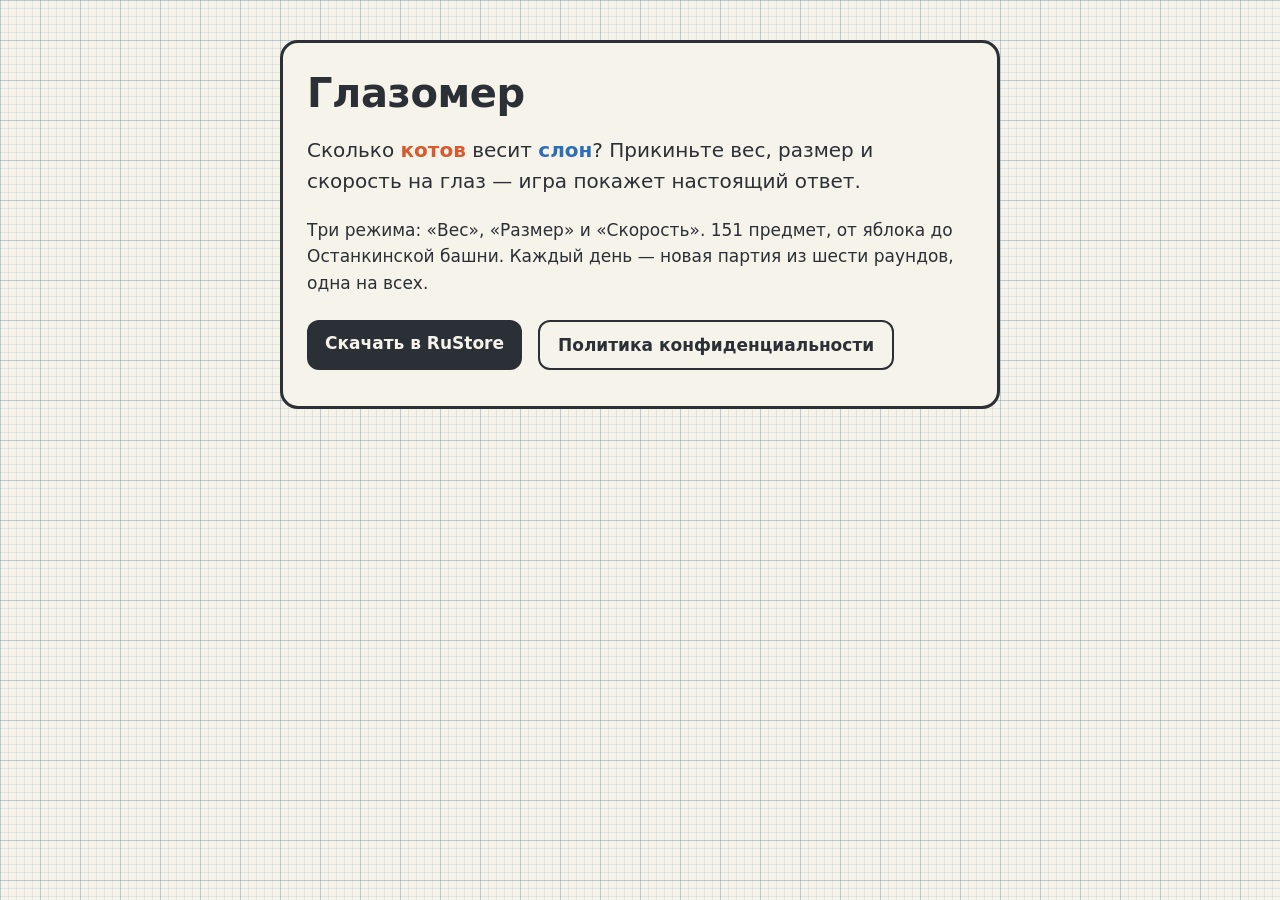
<file: index.html>
<!doctype html>
<html lang="ru">
<head>
  <meta charset="utf-8">
  <meta name="viewport" content="width=device-width, initial-scale=1">
  <title>Глазомер</title>
  <meta name="description" content="«Глазомер» — игра на чувство веса, размера и скорости.">
  <link rel="stylesheet" href="style.css">
</head>
<body>
  <main>
    <h1>Глазомер</h1>
    <p class="lead">Сколько <span class="guess">котов</span> весит <span class="ref">слон</span>? Прикиньте вес, размер и скорость на глаз — игра покажет настоящий ответ.</p>
    <p>Три режима: «Вес», «Размер» и «Скорость». 151 предмет, от яблока до Останкинской башни. Каждый день — новая партия из шести раундов, одна на всех.</p>
    <nav>
      <a class="button" href="https://www.rustore.ru/catalog/app/ru.lexlord.glazomer">Скачать в RuStore</a>
      <a class="button light" href="privacy.html">Политика конфиденциальности</a>
    </nav>
  </main>
</body>
</html>
</file>
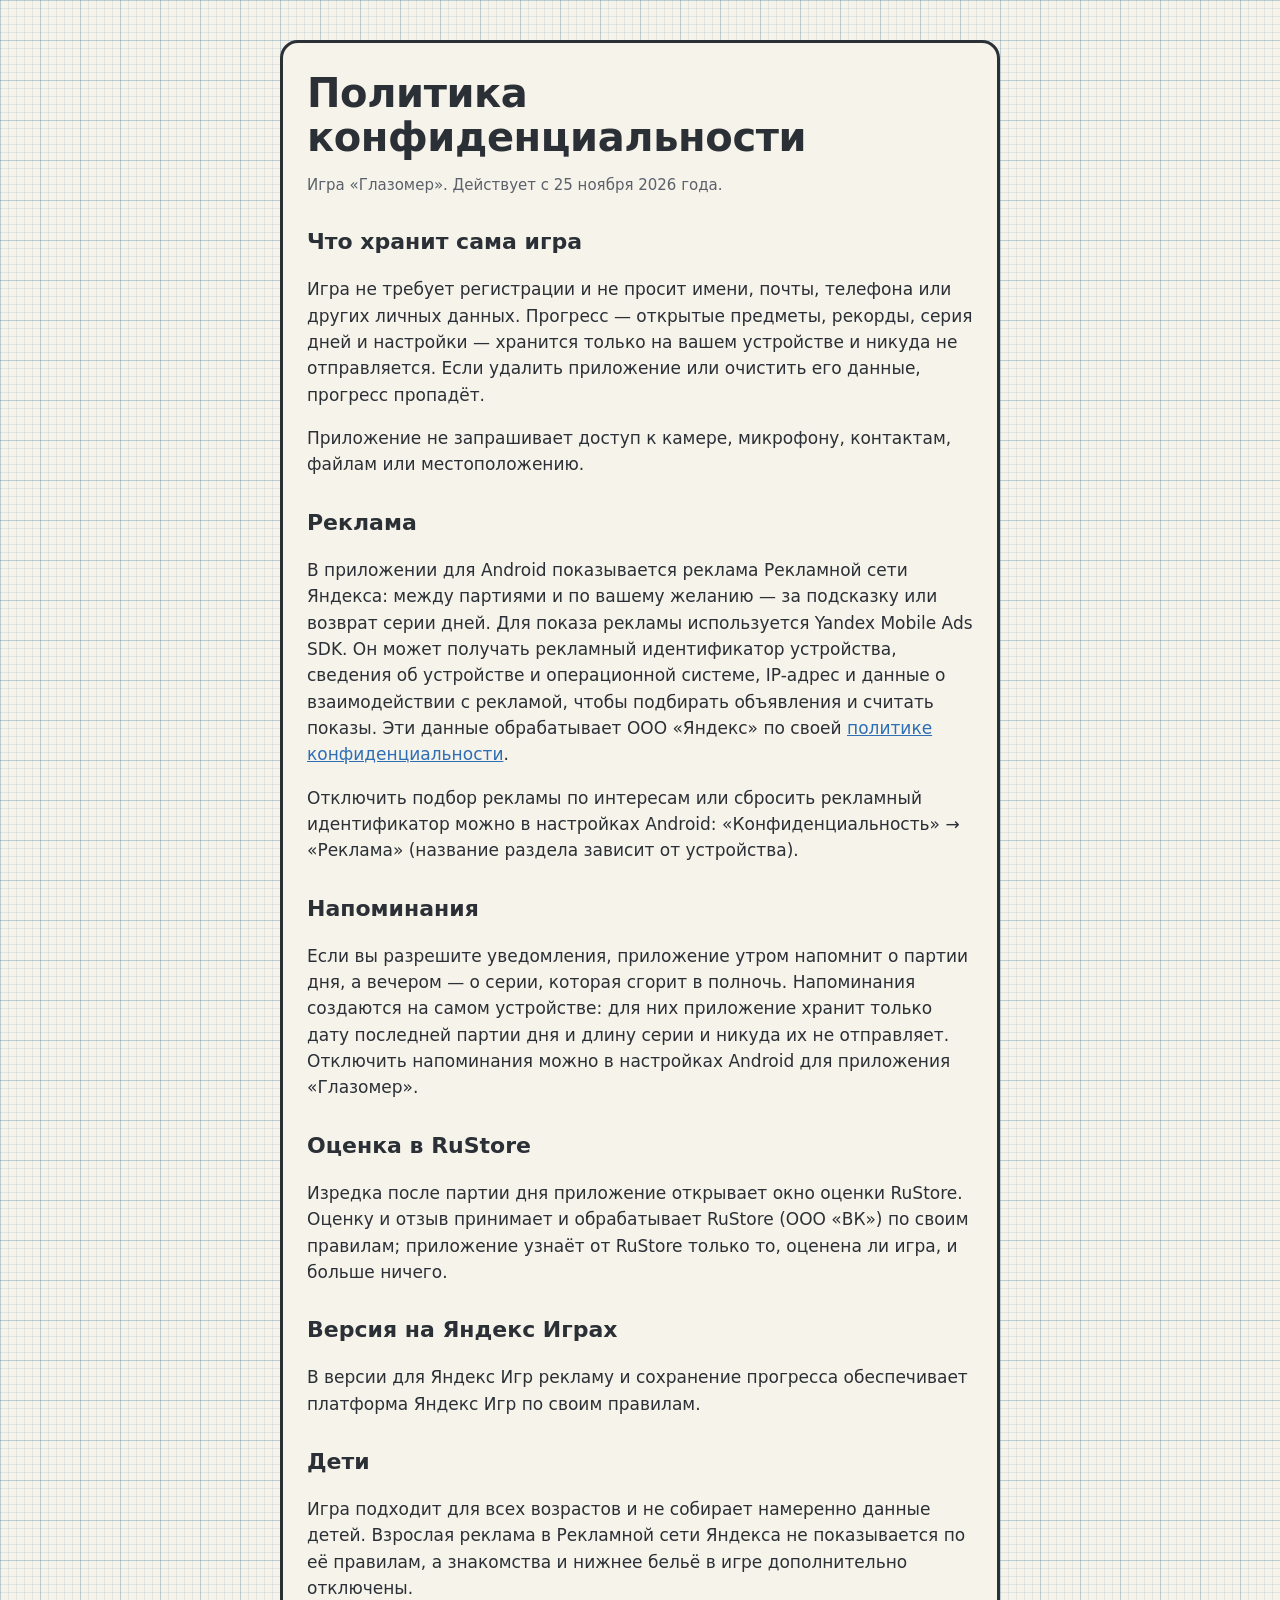
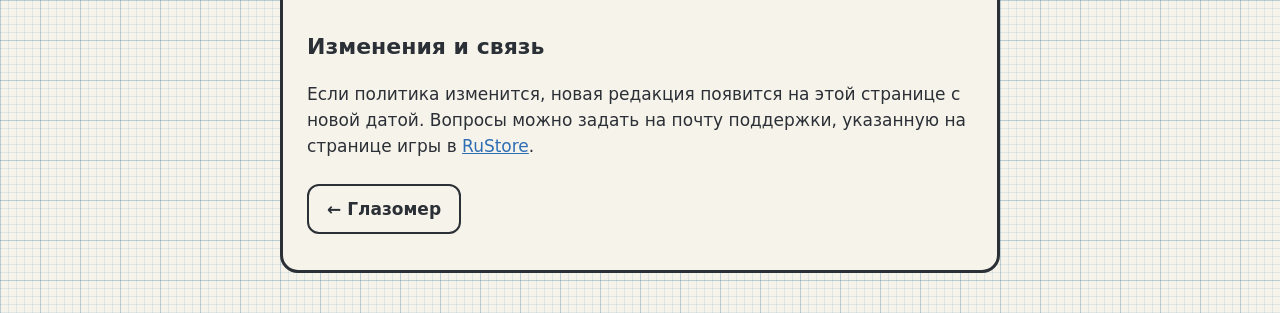
<file: privacy.html>
<!doctype html>
<html lang="ru">
<head>
  <meta charset="utf-8">
  <meta name="viewport" content="width=device-width, initial-scale=1">
  <title>Политика конфиденциальности — Глазомер</title>
  <link rel="stylesheet" href="style.css">
</head>
<body>
  <main>
    <h1>Политика конфиденциальности</h1>
    <p class="muted">Игра «Глазомер». Действует с 25 ноября 2026 года.</p>

    <h2>Что хранит сама игра</h2>
    <p>Игра не требует регистрации и не просит имени, почты, телефона или других личных данных. Прогресс — открытые предметы, рекорды, серия дней и настройки — хранится только на вашем устройстве и никуда не отправляется. Если удалить приложение или очистить его данные, прогресс пропадёт.</p>
    <p>Приложение не запрашивает доступ к камере, микрофону, контактам, файлам или местоположению.</p>

    <h2>Реклама</h2>
    <p>В приложении для Android показывается реклама Рекламной сети Яндекса: между партиями и по вашему желанию — за подсказку или возврат серии дней. Для показа рекламы используется Yandex Mobile Ads SDK. Он может получать рекламный идентификатор устройства, сведения об устройстве и операционной системе, IP-адрес и данные о взаимодействии с рекламой, чтобы подбирать объявления и считать показы. Эти данные обрабатывает ООО «Яндекс» по своей <a href="https://yandex.ru/legal/confidential/">политике конфиденциальности</a>.</p>
    <p>Отключить подбор рекламы по интересам или сбросить рекламный идентификатор можно в настройках Android: «Конфиденциальность» → «Реклама» (название раздела зависит от устройства).</p>

    <h2>Напоминания</h2>
    <p>Если вы разрешите уведомления, приложение утром напомнит о партии дня, а вечером — о серии, которая сгорит в полночь. Напоминания создаются на самом устройстве: для них приложение хранит только дату последней партии дня и длину серии и никуда их не отправляет. Отключить напоминания можно в настройках Android для приложения «Глазомер».</p>

    <h2>Оценка в RuStore</h2>
    <p>Изредка после партии дня приложение открывает окно оценки RuStore. Оценку и отзыв принимает и обрабатывает RuStore (ООО «ВК») по своим правилам; приложение узнаёт от RuStore только то, оценена ли игра, и больше ничего.</p>

    <h2>Версия на Яндекс Играх</h2>
    <p>В версии для Яндекс Игр рекламу и сохранение прогресса обеспечивает платформа Яндекс Игр по своим правилам.</p>

    <h2>Дети</h2>
    <p>Игра подходит для всех возрастов и не собирает намеренно данные детей. Взрослая реклама в Рекламной сети Яндекса не показывается по её правилам, а знакомства и нижнее бельё в игре дополнительно отключены.</p>

    <h2>Изменения и связь</h2>
    <p>Если политика изменится, новая редакция появится на этой странице с новой датой. Вопросы можно задать на почту поддержки, указанную на странице игры в <a href="https://www.rustore.ru/catalog/app/ru.lexlord.glazomer">RuStore</a>.</p>

    <nav><a class="button light" href="./">← Глазомер</a></nav>
  </main>
</body>
</html>
</file>
<file: style.css>
:root {
  --paper: #f6f3ea;
  --grid: rgba(46, 110, 150, 0.10);
  --grid-major: rgba(46, 110, 150, 0.22);
  --ink: #2b2f36;
  --ink-soft: #5b616b;
  --ref: #2e6eb5;
  --guess: #d85a30;
}

* { box-sizing: border-box; }

html { color-scheme: light; }

body {
  margin: 0;
  color: var(--ink);
  font: 17px/1.55 system-ui, -apple-system, "Segoe UI", Roboto, sans-serif;
  background-color: var(--paper);
  background-image:
    linear-gradient(var(--grid-major) 1px, transparent 1px),
    linear-gradient(90deg, var(--grid-major) 1px, transparent 1px),
    linear-gradient(var(--grid) 1px, transparent 1px),
    linear-gradient(90deg, var(--grid) 1px, transparent 1px);
  background-size: 40px 40px, 40px 40px, 8px 8px, 8px 8px;
}

main {
  max-width: 720px;
  margin: 40px auto;
  padding: 28px 24px 36px;
  background: var(--paper);
  border: 3px solid var(--ink);
  border-radius: 18px;
}

h1 { font-size: 40px; line-height: 1.1; margin: 0 0 12px; letter-spacing: -0.01em; overflow-wrap: break-word; hyphens: auto; }

@media (max-width: 760px) {
  main { margin: 16px; padding: 20px 16px 28px; }
  h1 { font-size: 30px; }
}
h2 { font-size: 22px; margin: 28px 0 8px; }
p, li { max-width: 62ch; }
a { color: var(--ref); }
.lead { font-size: 20px; }
.lead .ref { color: var(--ref); font-weight: 700; }
.lead .guess { color: var(--guess); font-weight: 700; }
.muted { color: var(--ink-soft); font-size: 15px; }
nav { display: flex; gap: 16px; flex-wrap: wrap; margin-top: 24px; }
.button {
  display: inline-block; padding: 10px 18px; border-radius: 12px;
  background: var(--ink); color: var(--paper); text-decoration: none; font-weight: 600;
}
.button.light { background: transparent; color: var(--ink); border: 2px solid var(--ink); }
</file>
